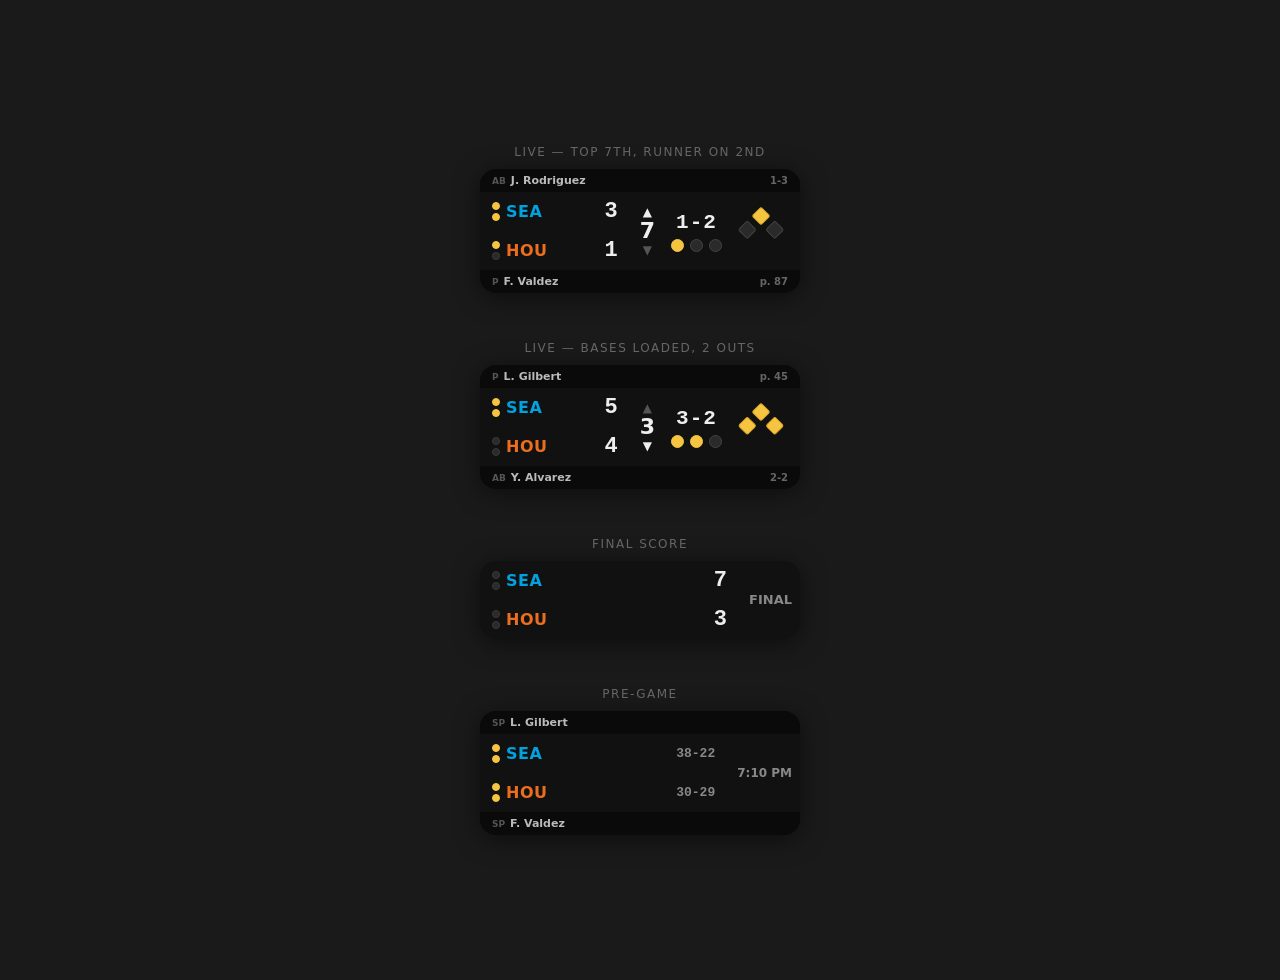
<file: scorebug-prototype.html>
<!DOCTYPE html>
<html lang="en">
<head>
<meta charset="UTF-8">
<meta name="viewport" content="width=device-width, initial-scale=1.0">
<title>Scorebug Widget Prototype</title>
<style>
  body {
    background: #1a1a1a;
    display: flex;
    flex-direction: column;
    align-items: center;
    justify-content: center;
    min-height: 100vh;
    margin: 0;
    font-family: system-ui, -apple-system, sans-serif;
    color: #eee;
    gap: 48px;
    padding: 40px 16px;
  }
  .label { margin: 0 0 10px; font-size: 12px; color: #666; text-transform: uppercase; letter-spacing: 1.5px; text-align: center; }

  /* === Widget container === */
  .widget {
    width: 320px;
    background: #111;
    border-radius: 16px;
    overflow: hidden;
    box-shadow: 0 4px 24px rgba(0,0,0,.5);
  }

  /* === Player bar (header / footer) === */
  .player-bar {
    display: flex;
    align-items: center;
    padding: 5px 12px;
    font-size: 11px;
    background: #0a0a0a;
    gap: 5px;
  }
  .player-bar .lbl { color: #555; font-weight: 700; font-size: 9px; text-transform: uppercase; }
  .player-bar .nm { color: #bbb; font-weight: 600; }
  .player-bar .stat { color: #666; font-size: 10px; font-weight: 600; margin-left: auto; }

  /* === Score section: 2 rows === */
  .score-grid {
    display: grid;
    grid-template-columns: auto auto 1fr auto auto auto;
    align-items: center;
  }

  /* Challenge dots */
  .ch {
    display: flex;
    flex-direction: column;
    gap: 3px;
    padding: 0 6px 0 12px;
    justify-content: center;
  }
  .ch-dot {
    width: 6px; height: 6px; border-radius: 50%;
    background: #2a2a2a; border: 1px solid #3a3a3a;
  }
  .ch-dot.on { background: #f5c542; border-color: #f5c542; }

  /* Team abbreviation */
  .tm {
    font-size: 16px; font-weight: 800; padding: 10px 0;
    letter-spacing: 0.5px;
  }

  /* Score */
  .sc {
    font-size: 22px; font-weight: 900;
    font-family: 'Courier New', monospace;
    text-align: right; padding: 0 14px 0 4px;
    min-width: 24px;
  }

  /* Inning: spans 2 rows */
  .inn {
    grid-column: 4; grid-row: 1 / 3;
    display: flex; flex-direction: column;
    align-items: center; justify-content: center;
    padding: 0 8px; gap: 0;
  }
  .inn-arrow { font-size: 12px; line-height: 1; color: #555; }
  .inn-arrow.lit { color: #eee; }
  .inn-num { font-size: 22px; font-weight: 900; line-height: 1.2; }

  /* Count + Outs: spans 2 rows */
  .co {
    grid-column: 5; grid-row: 1 / 3;
    display: flex; flex-direction: column;
    align-items: center; justify-content: center;
    padding: 0 8px; gap: 5px;
  }
  .count { font-size: 21px; font-weight: 700; font-family: 'Courier New', monospace; letter-spacing: 1px; }
  .outs { display: flex; gap: 6px; }
  .o-dot {
    width: 11px; height: 11px; border-radius: 50%;
    background: #2a2a2a; border: 1px solid #444;
  }
  .o-dot.on { background: #f5c542; border-color: #f5c542; }

  /* Diamond: spans 2 rows */
  .dia {
    grid-column: 6; grid-row: 1 / 3;
    display: flex; align-items: center; justify-content: center;
    padding: 0 14px 0 6px;
  }
  .dia svg { width: 50px; height: 50px; }
  .b-off { fill: #2a2a2a; stroke: #444; stroke-width: 0.8; }
  .b-on  { fill: #f5c542; stroke: #daa520; stroke-width: 0.8; }

  /* Divider */
  .div { height: 1px; background: #222; }

  /* Matchup bar (for pre-game) */
  .mu {
    display: flex; justify-content: center; align-items: center;
    padding: 7px 12px; font-size: 12px; gap: 6px;
  }
  .mu .lbl { color: #555; font-weight: 700; font-size: 10px; text-transform: uppercase; }
  .mu .nm { color: #ccc; font-weight: 500; }
  .mu .vs { color: #333; font-size: 10px; padding: 0 4px; }
</style>
</head>
<body>

<!-- ===== LIVE: Top 7th, runner on 2B, 1 out ===== -->
<!-- Away batting: batter header, pitcher footer -->
<div>
  <div class="label">Live — Top 7th, Runner on 2nd</div>
  <div class="widget">
    <div class="player-bar">
      <span class="lbl">AB</span><span class="nm">J. Rodriguez</span><span class="stat">1-3</span>
    </div>
    <div class="score-grid">
      <div class="ch"><div class="ch-dot on"></div><div class="ch-dot on"></div></div>
      <div class="tm" style="color:#00A3E0">SEA</div>
      <div class="sc">3</div>
      <div class="inn">
        <span class="inn-arrow lit">▲</span>
        <span class="inn-num">7</span>
        <span class="inn-arrow">▼</span>
      </div>
      <div class="co">
        <span class="count">1-2</span>
        <div class="outs"><div class="o-dot on"></div><div class="o-dot"></div><div class="o-dot"></div></div>
      </div>
      <div class="dia">
        <svg viewBox="0 0 40 40">
          <rect class="b-off" x="26" y="14" width="10" height="10" rx="1.5" transform="rotate(45 31 19)"/>
          <rect class="b-on"  x="15" y="3"  width="10" height="10" rx="1.5" transform="rotate(45 20 8)"/>
          <rect class="b-off" x="4"  y="14" width="10" height="10" rx="1.5" transform="rotate(45 9 19)"/>
        </svg>
      </div>
      <div class="ch"><div class="ch-dot on"></div><div class="ch-dot"></div></div>
      <div class="tm" style="color:#EB6E1F">HOU</div>
      <div class="sc">1</div>
    </div>
    <div class="player-bar">
      <span class="lbl">P</span><span class="nm">F. Valdez</span><span class="stat">p. 87</span>
    </div>
  </div>
</div>

<!-- ===== LIVE: Bottom 3rd, bases loaded, 2 outs ===== -->
<!-- Home batting: pitcher header, batter footer -->
<div>
  <div class="label">Live — Bases Loaded, 2 Outs</div>
  <div class="widget">
    <div class="player-bar">
      <span class="lbl">P</span><span class="nm">L. Gilbert</span><span class="stat">p. 45</span>
    </div>
    <div class="score-grid">
      <div class="ch"><div class="ch-dot on"></div><div class="ch-dot on"></div></div>
      <div class="tm" style="color:#00A3E0">SEA</div>
      <div class="sc">5</div>
      <div class="inn">
        <span class="inn-arrow">▲</span>
        <span class="inn-num">3</span>
        <span class="inn-arrow lit">▼</span>
      </div>
      <div class="co">
        <span class="count">3-2</span>
        <div class="outs"><div class="o-dot on"></div><div class="o-dot on"></div><div class="o-dot"></div></div>
      </div>
      <div class="dia">
        <svg viewBox="0 0 40 40">
          <rect class="b-on" x="26" y="14" width="10" height="10" rx="1.5" transform="rotate(45 31 19)"/>
          <rect class="b-on" x="15" y="3"  width="10" height="10" rx="1.5" transform="rotate(45 20 8)"/>
          <rect class="b-on" x="4"  y="14" width="10" height="10" rx="1.5" transform="rotate(45 9 19)"/>
        </svg>
      </div>
      <div class="ch"><div class="ch-dot"></div><div class="ch-dot"></div></div>
      <div class="tm" style="color:#EB6E1F">HOU</div>
      <div class="sc">4</div>
    </div>
    <div class="player-bar">
      <span class="lbl">AB</span><span class="nm">Y. Alvarez</span><span class="stat">2-2</span>
    </div>
  </div>
</div>

<!-- ===== FINAL ===== -->
<div>
  <div class="label">Final Score</div>
  <div class="widget">
    <div class="score-grid">
      <div class="ch"><div class="ch-dot"></div><div class="ch-dot"></div></div>
      <div class="tm" style="color:#00A3E0">SEA</div>
      <div class="sc">7</div>
      <div class="inn">
        <span class="inn-num" style="font-size:13px; color:#888; font-weight:600;">FINAL</span>
      </div>
      <div style="grid-column:5/7; grid-row:1/3;"></div>
      <div class="ch"><div class="ch-dot"></div><div class="ch-dot"></div></div>
      <div class="tm" style="color:#EB6E1F">HOU</div>
      <div class="sc">3</div>
    </div>
  </div>
</div>

<!-- ===== PRE-GAME ===== -->
<div>
  <div class="label">Pre-Game</div>
  <div class="widget">
    <div class="player-bar">
      <span class="lbl">SP</span><span class="nm">L. Gilbert</span>
    </div>
    <div class="score-grid">
      <div class="ch"><div class="ch-dot on"></div><div class="ch-dot on"></div></div>
      <div class="tm" style="color:#00A3E0">SEA</div>
      <div class="sc" style="font-size:13px; color:#888; font-weight:600;">38-22</div>
      <div class="inn">
        <span class="inn-num" style="font-size:12px; color:#888; font-weight:600;">7:10 PM</span>
      </div>
      <div style="grid-column:5/7; grid-row:1/3;"></div>
      <div class="ch"><div class="ch-dot on"></div><div class="ch-dot on"></div></div>
      <div class="tm" style="color:#EB6E1F">HOU</div>
      <div class="sc" style="font-size:13px; color:#888; font-weight:600;">30-29</div>
    </div>
    <div class="player-bar">
      <span class="lbl">SP</span><span class="nm">F. Valdez</span>
    </div>
  </div>
</div>

</body>
</html>
</file>
